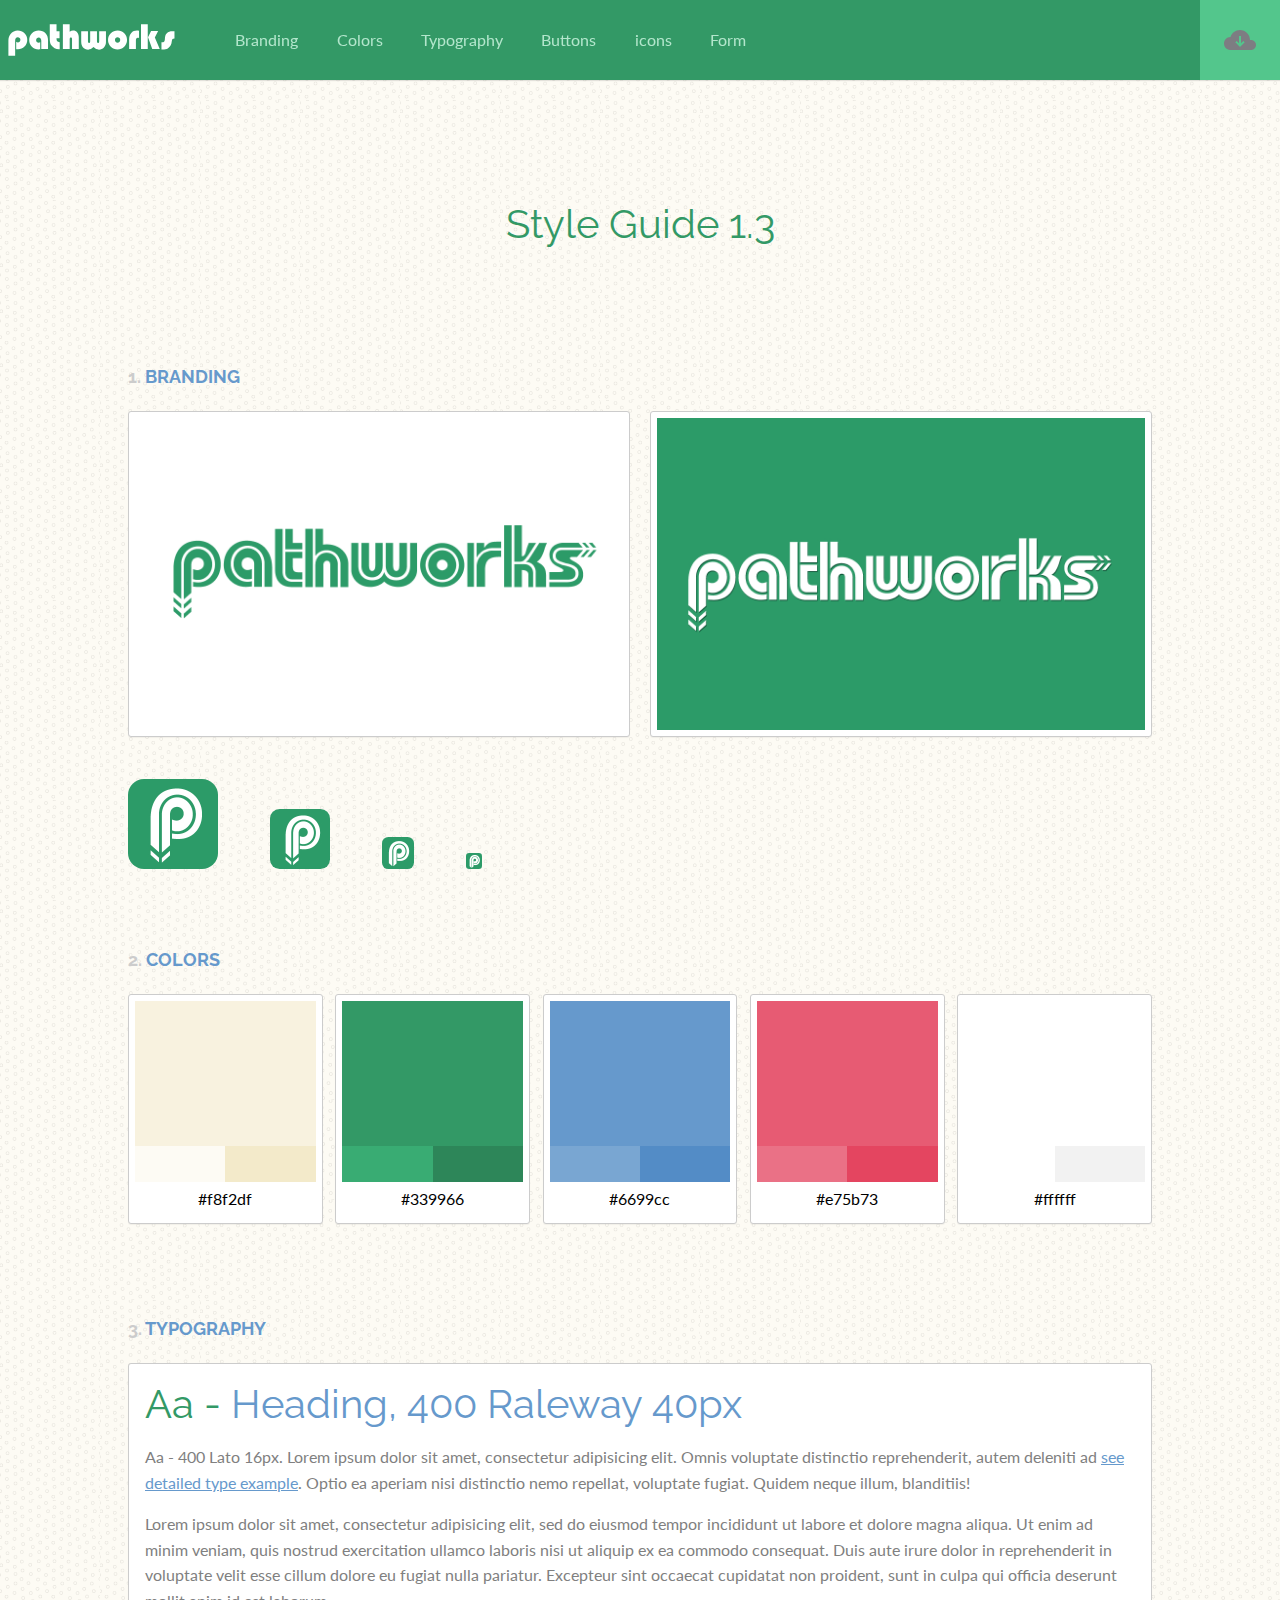
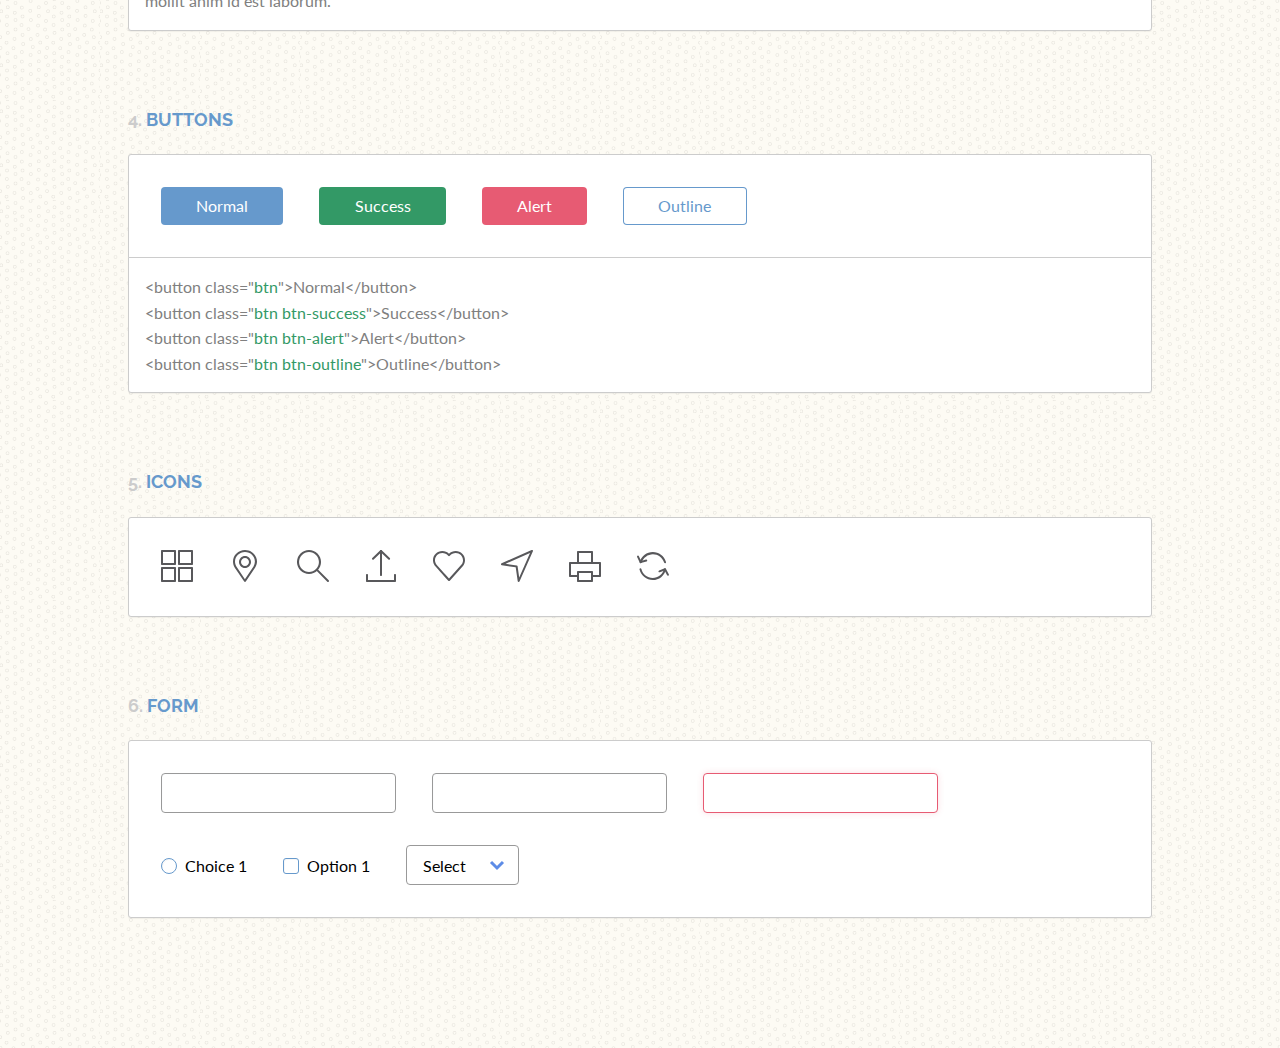
<file: index.html>
<!doctype html>
<html lang="en" class="no-js">
<head>
	<meta charset="UTF-8">
	<meta name="viewport" content="width=device-width, initial-scale=1">

	<!-- <link href='http://fonts.googleapis.com/css?family=Lato:400,700,300italic,400italic,700italic|Baumans' rel='stylesheet' type='text/css'> -->

	<link href='http://fonts.googleapis.com/css?family=Lato:400,700,300italic,400italic,700italic|Raleway:400,300,700,800,600,500' rel='stylesheet' type='text/css'>

	<link rel="stylesheet" href="css/reset.css"> <!-- CSS reset -->
	<link rel="stylesheet" href="css/style-guide.css"> <!-- Resource style -->
	<script src="js/modernizr.js"></script> <!-- Modernizr -->
  	
	<title>Style Guide | Pathworks</title>
</head>
<body>
	<header>
		<div class="cd-logo"><img src="assets/logo.svg" alt="Logo"></div>

		<nav>
			<ul class="cd-main-nav">
				<li><a href="#branding">Branding</a></li>
				<li><a href="#colors">Colors</a></li>
				<li><a href="#typography">Typography</a></li>
				<li><a href="#buttons">Buttons</a></li>
				<li><a href="#icons">icons</a></li>
				<li><a href="#form">Form</a></li>
			</ul> <!-- cd-main-nav -->
		</nav>
		
		<a href="assets/assets-download-file.zip" class="cd-download"><span>Download assets</span></a>
		<a href="#0" class="cd-nav-trigger">Menu<span></span></a>
	</header>

	<main>
		<h1>Style Guide 1.3</h1>

		<section id="branding" class="cd-branding">
			<h2>Branding</h2>

			<ul>
				<li class="cd-box"><img src="assets/branding/logo-ver-1.jpg" alt="Logo version 1"></li>
				<li class="cd-box"><img src="assets/branding/logo-ver-2.jpg" alt="Logo version 2"></li>
			</ul>

			<ul>
				<li><img src="assets/branding/touch-icon-1.jpg" alt="Touch Icon 1"></li>
				<li><img src="assets/branding/touch-icon-2.jpg" alt="Touch Icon 2"></li>
				<li><img src="assets/branding/favicon-1.jpg" alt="Favicon 1"></li>
				<li><img src="assets/branding/favicon-2.jpg" alt="Favicon 2"></li>
			</ul> 
		</section>

		<section id="colors" class="cd-colors">
			<h2>Colors</h2>

			<ul>
				<li class="cd-box">
					<div class="cd-color-swatch"></div>
				</li>

				<li class="cd-box">
					<div class="cd-color-swatch"></div>
				</li>

				<li class="cd-box">
					<div class="cd-color-swatch"></div>
				</li>

				<li class="cd-box">
					<div class="cd-color-swatch"></div>
				</li>

				<li class="cd-box">
					<div class="cd-color-swatch"></div>
				</li>
			</ul>
		</section>

		<section id="typography" class="cd-typography">
			<h2>Typography</h2>

			<div class="cd-box">
				<h1>Heading, <span></span></h1>
				<p>Aa - <span></span>. Lorem ipsum dolor sit amet, consectetur adipisicing elit. Omnis voluptate distinctio reprehenderit, autem deleniti ad <a href="pathworks-type-sample/index.html" target="_blank">see detailed type example</a>. Optio ea aperiam nisi distinctio nemo repellat, voluptate fugiat. Quidem neque illum, blanditiis!</p>

				<br />

				<p>Lorem ipsum dolor sit amet, consectetur adipisicing elit, sed do eiusmod
				tempor incididunt ut labore et dolore magna aliqua. Ut enim ad minim veniam,
				quis nostrud exercitation ullamco laboris nisi ut aliquip ex ea commodo
				consequat. Duis aute irure dolor in reprehenderit in voluptate velit esse
				cillum dolore eu fugiat nulla pariatur. Excepteur sint occaecat cupidatat non
				proident, sunt in culpa qui officia deserunt mollit anim id est laborum.</p>

				
			</div>
		</section>

		<section id="buttons" class="cd-buttons">
			<h2>Buttons</h2>

			<div class="cd-box">
				<button class="btn">Normal</button>
				<button class="btn btn-success">Success</button>
				<button class="btn btn-alert">Alert</button>
				<button class="btn btn-outline">Outline</button>
			</div>

		</section>

		<section id="icons" class="cd-icons">
			<h2>Icons</h2>

			<ul class="cd-box">
				<li class="cd-icon-1"></li>
				<li class="cd-icon-2"></li>
				<li class="cd-icon-3"></li>
				<li class="cd-icon-4"></li>
				<li class="cd-icon-5"></li>
				<li class="cd-icon-6"></li>
				<li class="cd-icon-7"></li>
				<li class="cd-icon-8"></li>
			</ul>
		</section>

		<section id="form" class="cd-form">
			<h2>Form</h2>
			
			<div class="cd-box">
				<form>
					<fieldset>
						<input type="text">
						<input class="success" type="text">
						<input class="alert" type="text">
					</fieldset>

					<fieldset>
						<div class="cd-input-wrapper">
							<input type="radio" name="radioButton" id="radio1">
	      					<label class="radio-label" for="radio1">Choice 1</label>
      					</div>

						<div class="cd-input-wrapper">
							<input type="checkbox" id="checkbox1">
	      					<label class="checkbox-label" for="checkbox1">Option 1</label>
      					</div>

						<div class="cd-input-wrapper cd-select">
	      					<select name="select-this" id="select-this">
					          <option value="0">Select</option>
					          <option value="1">Option 1</option>
					          <option value="2">Option 2</option>
					          <option value="2">Option 3</option>
					      	</select>
				      	</div>
					</fieldset>
				</form>
			</div>
		</section>
	</main>
<script src="js/jquery-2.1.1.js"></script>
<script src="js/main.js"></script> <!-- Resource jQuery -->
</body>
</html>
</file>
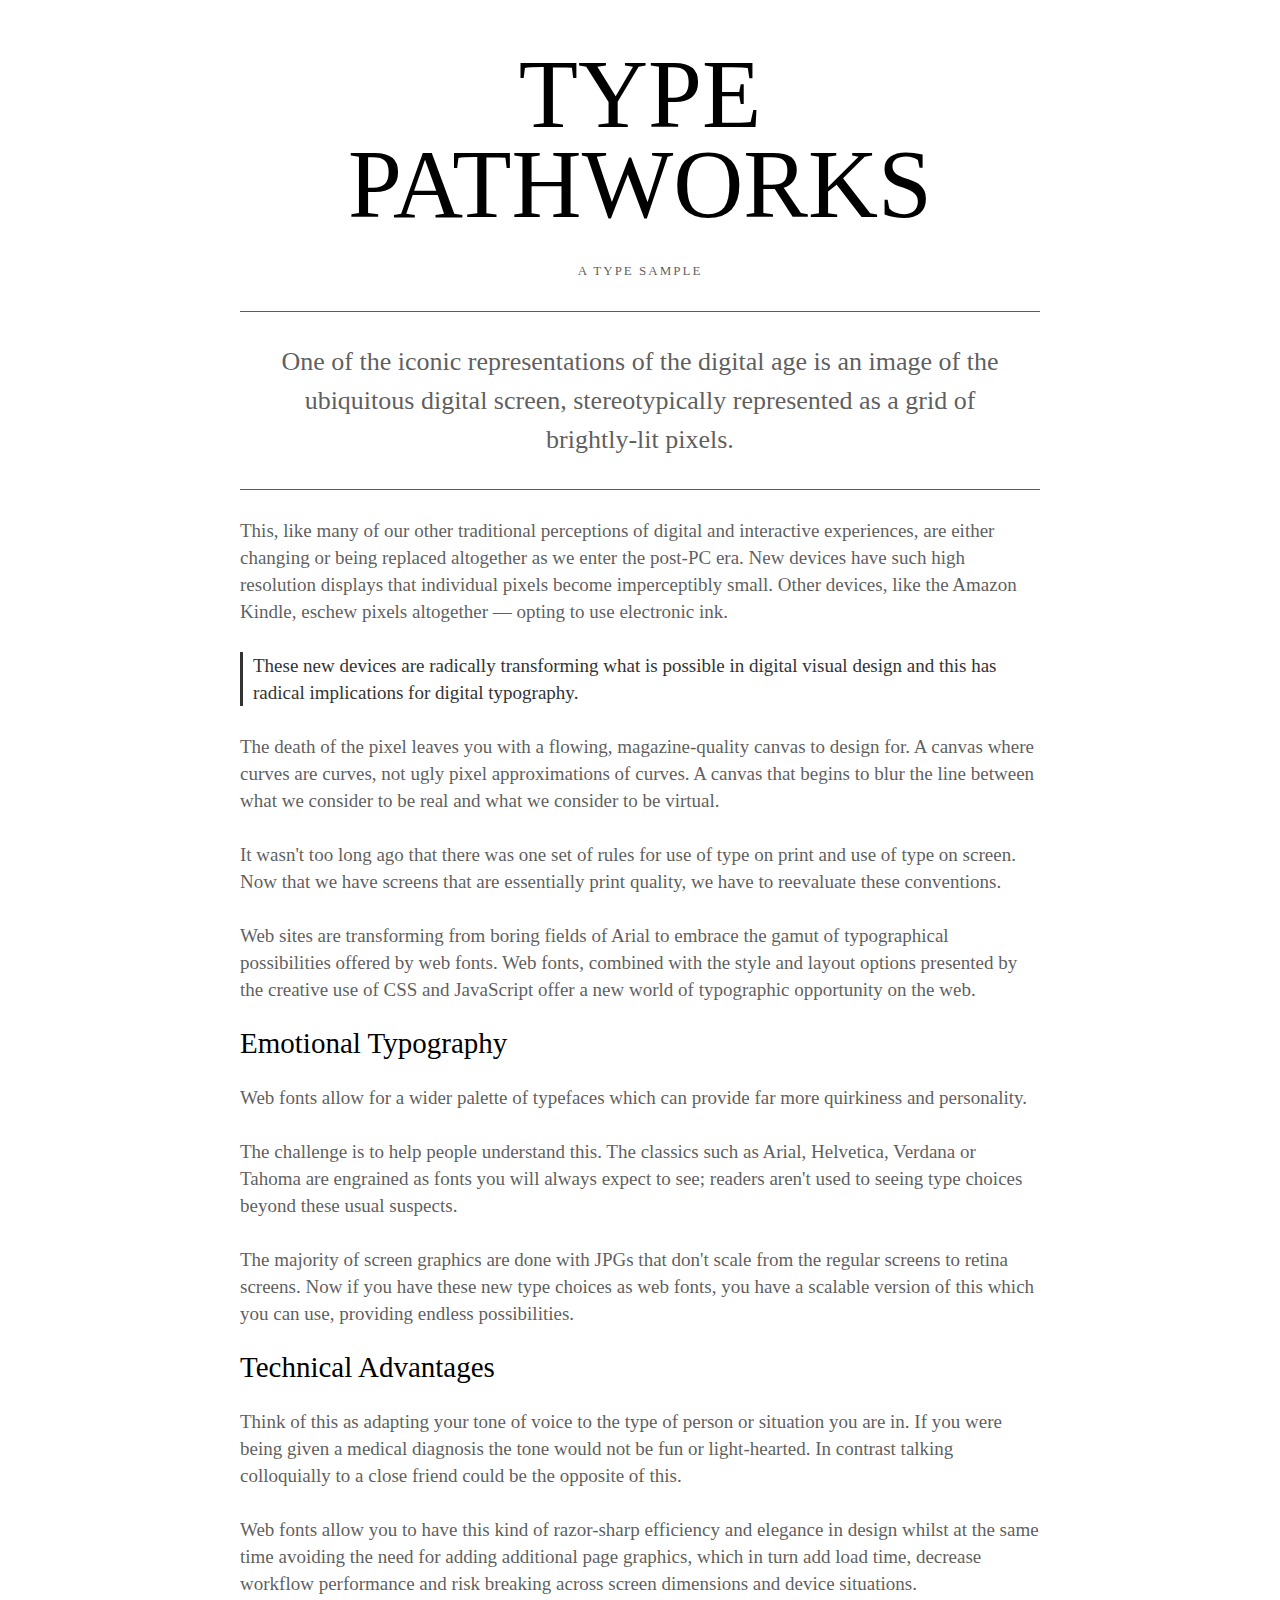
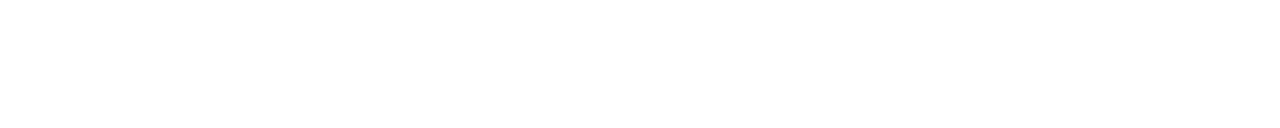
<file: pathworks-type-sample/index.html>
<!DOCTYPE html>
<!--[if lt IE 7 ]><html class="ie ie6" lang="en"> <![endif]-->
<!--[if IE 7 ]><html class="ie ie7" lang="en"> <![endif]-->
<!--[if IE 8 ]><html class="ie ie8" lang="en"> <![endif]-->
<!--[if (gte IE 9)|!(IE)]><!--><html lang="en"> <!--<![endif]-->
    <head>
        <meta charset="utf-8">

        <!-- // Change these to better suit your project -->
        <title>Pathworks type sample - Typecast</title>
        <meta name="description" content="Pathworks type sample - Typecast">
        <meta name="keywords" content="Pathworks type sample, Typecast">

        <meta name="viewport" content="width=device-width, initial-scale=1.0, user-scalable=yes"/>
        <meta name="generator" content="Lovingly created using Typecast (http://typecast.com) on 2015/01/27">

        <!-- // CSS Reset – http://meyerweb.com/eric/tools/css/reset/ -->
        <link rel="stylesheet" type="text/css" href="css/reset.css" media="all">

        
        <link rel="stylesheet" type="text/css" href="css/style.css" media="all">
        



    </head>

<body>
  <article>
    <h1>Type<br/>pathworks</h1>
    <p class="author">A TYPE SAMPLE</p>
    <p class="intro">One of the iconic representations of the digital age is an image of the ubiquitous digital screen, stereotypically represented as a grid of brightly-lit pixels.</p>
    <p>This, like many of our other traditional perceptions of digital and interactive experiences, are either changing or being replaced altogether as we enter the post-PC era. New devices have such high resolution displays that individual pixels become imperceptibly small. Other devices, like the Amazon Kindle, eschew pixels altogether — opting to use electronic ink.<br/></p>
    <p class="pullquote">These new devices are radically transforming what is possible in digital visual design and this has radical implications for digital typography. </p>
    <p>The death of the pixel leaves you with a flowing, magazine-quality canvas to design for. A canvas where curves are curves, not ugly pixel approximations of curves. A canvas that begins to blur the line between what we consider to be real and what we consider to be virtual.</p>
    <p>It wasn't too long ago that there was one set of rules for use of type on print and use of type on screen. Now that we have screens that are essentially print quality, we have to reevaluate these conventions.</p>
    <p> Web sites are transforming from boring fields of Arial to embrace the gamut of typographical possibilities offered by web fonts. Web fonts, combined with the style and layout options presented by the creative use of CSS and JavaScript offer a new world of typographic opportunity on the web. </p>
    <h2>Emotional Typography</h2>
    <p>Web fonts allow for a wider palette of typefaces which can provide far more quirkiness and personality.</p>
    <p>The challenge is to help people understand this. The classics such as Arial, Helvetica, Verdana or Tahoma are engrained as fonts you will always expect to see; readers aren't used to seeing type choices beyond these usual suspects.</p>
    <p>The majority of screen graphics are done with JPGs that don't scale from the regular screens to retina screens. Now if you have these new type choices as web fonts, you have a scalable version of this which you can use, providing endless possibilities.</p>
    <h2>Technical Advantages</h2>
    <p>Think of this as adapting your tone of voice to the type of person or situation you are in. If you were being given a medical diagnosis the tone would not be fun or light-hearted. In contrast talking colloquially to a close friend could be the opposite of this.</p>
    <p>Web fonts allow you to have this kind of razor-sharp efficiency and elegance in design whilst at the same time avoiding the need for adding additional page graphics, which in turn add load time, decrease workflow performance and risk breaking across screen dimensions and device situations.</p>
    <p>
      <br/>
    </p>
  </article>
</body>
</html>
</file>
<file: css/style-guide.css>
/* -------------------------------- 

xBackground 

-------------------------------- */
body {
  /* this is the page background */
  background-color: #fdfbf4;
  background-image: url("../assets/pattern.png"); }

/* -------------------------------- 

xPatterns

-------------------------------- */
.cd-box {
  /* this is the container of various design elements - i.e. the 2 logo of the branding section */
  border: 1px solid #cccccc;
  border-radius: 3px;
  background: #ffffff;
  box-shadow: 0 1px 1px rgba(0, 0, 0, 0.05);
  padding: 6px; }

/* -------------------------------- 

xNavigation 

-------------------------------- */
header {
  background-color: #339966; }

.cd-logo {
  /* logo box style */
  background-color: #339966;
  width: 120px; }
  @media only screen and (min-width: 1024px) {
    .cd-logo {
      width: 180px; } }

.cd-main-nav {
  /* main navigation background color - full screen on small devices */
  background: #339966; }
  .cd-main-nav li a {
    color: #ffffff;
    border-color: #39ac73; }
  @media only screen and (min-width: 1024px) {
    .cd-main-nav li a {
      color: #b3e6cc; }
      .cd-main-nav li a.selected {
        color: #ffffff;
        box-shadow: 0 2px 0 #f8f2df; }
      .no-touch .cd-main-nav li a:hover {
        color: #ffffff; } }

.cd-nav-trigger span {
  /* hamburger menu */
  background-color: #ffffff; }
  .cd-nav-trigger span::before, .cd-nav-trigger span::after {
    /* upper and lower lines */
    background-color: #ffffff; }

.nav-is-visible .cd-nav-trigger span {
  /* hide line in the center on mobile when nav is visible */
  background-color: rgba(255, 255, 255, 0); }
  .nav-is-visible .cd-nav-trigger span::before, .nav-is-visible .cd-nav-trigger span::after {
    /* preserve visibility of upper and lower lines - close icon */
    background-color: white; }

.cd-download {
  /* download button top-right visible on big devices */
  background-color: #53c68c; }
  .no-touch .cd-download:hover {
    background-color: #8cd9b3; }
  .cd-download span {
    /* tooltip */
    background: #6699CC;
    color: #ffffff; }
    .cd-download span::before {
      /* right arrow color */
      border-color: #6699CC; }

/* -------------------------------- 

xPage title 

-------------------------------- */
main > h1 {
  color: #339966; }
  @media only screen and (min-width: 1600px) {
    main > h1 {
      /* title goes into the header on big devices */
      color: #ffffff; } }

/* -------------------------------- 

xTypography 

-------------------------------- */
h1, h2 {
  font-family: "Raleway", Georgia, serif;
  color: #6699CC; }

h1 {
  font-size: 2.4rem;
  font-weight: 400;
  line-height: 1.2;
  margin: 0 0 .4em; }
  @media only screen and (min-width: 768px) {
    h1 {
      font-size: 3.2rem; } }
  @media only screen and (min-width: 1024px) {
    h1 {
      font-size: 4rem; } }

h2 {
  font-weight: bold;
  text-transform: uppercase;
  margin: 1em 0; }
  @media only screen and (min-width: 768px) {
    h2 {
      font-size: 1.8rem;
      margin: 1em 0 1.4em; } }

section > h2::before {
  /* number before each section title */
  color: #cccccc; }

p {
  font-size: 1.4rem;
  line-height: 1.4;
  color: gray; }
  p a {
    color: #6699CC;
    text-decoration: underline; }
  @media only screen and (min-width: 768px) {
    p {
      font-size: 1.6rem;
      line-height: 1.6; } }

/* -------------------------------- 

xButtons 

-------------------------------- */
.btn {
  border: none;
  box-shadow: none;
  border-radius: .25em;
  font-size: 1.4rem;
  font-family: "Lato", sans-serif;
  color: #ffffff;
  padding: .6em 2.2em;
  cursor: pointer;
  background: #6699CC; }
  .btn:focus {
    outline: none; }
  .no-touch .btn:hover {
    background: #538cc6; }
  .btn.btn-success {
    background: #339966; }
    .no-touch .btn.btn-success:hover {
      background: #2d8659; }
  .btn.btn-alert {
    background: #E75B73; }
    .no-touch .btn.btn-alert:hover {
      background: #e44560; }
  .btn.btn-outline {
    color: #6699CC;
    background: transparent;
    box-shadow: inset 0 0 0 1px #6699CC; }
    .no-touch .btn.btn-outline:hover {
      color: #ffffff;
      background: #6699CC; }
  @media only screen and (min-width: 768px) {
    .btn {
      font-size: 1.6rem; } }

.cd-buttons .cd-box:nth-of-type(2) span {
  /* CSS class name color */
  color: #339966; }

/* -------------------------------- 

xIcons 

-------------------------------- */
.cd-icons li {
  /* icons size */
  width: 32px;
  height: 32px; }

/* -------------------------------- 

xForm 

-------------------------------- */
input[type=text], select {
  border: 1px solid #999999;
  border-radius: .25em;
  background: #ffffff; }
  input[type=text]:focus, select:focus {
    outline: none; }

input[type=text] {
  padding: .6em 1em;
  box-shadow: inset 1px 1px rgba(102, 153, 204, 0.02); }
  input[type=text].alert {
    border-color: #E75B73;
    box-shadow: 0 0 6px rgba(231, 91, 115, 0.2); }
  input[type=text]:focus {
    border-color: #6699CC;
    box-shadow: 0 0 6px rgba(102, 153, 204, 0.2); }

input[type=radio],
input[type=checkbox] {
  position: absolute;
  left: 0;
  top: 0;
  margin: 0;
  padding: 0;
  opacity: 0; }

.radio-label,
.checkbox-label {
  padding-left: 24px;
  -webkit-user-select: none;
  -moz-user-select: none;
  -ms-user-select: none;
  user-select: none; }
  .radio-label::before, .radio-label::after,
  .checkbox-label::before,
  .checkbox-label::after {
    /* custom radio and check boxes */
    content: '';
    display: block;
    width: 16px;
    height: 16px;
    position: absolute;
    top: 50%;
    -webkit-transform: translateY(-50%);
    -moz-transform: translateY(-50%);
    -ms-transform: translateY(-50%);
    -o-transform: translateY(-50%);
    transform: translateY(-50%); }
  .radio-label::before,
  .checkbox-label::before {
    left: 0;
    border: 1px solid #6699CC;
    box-shadow: inset 1px 1px rgba(0, 0, 0, 0.03); }
  .radio-label::after,
  .checkbox-label::after {
    left: 3px;
    background: url("../assets/form/icon-check.svg") no-repeat center center;
    display: none; }

.radio-label::before {
  border-radius: 50%; }

.checkbox-label::before {
  border-radius: 3px; }

input[type=radio]:checked + label::before,
input[type=checkbox]:checked + label::before {
  background-color: #339966;
  border: none;
  box-shadow: none; }

input[type=radio]:checked + label::after,
input[type=checkbox]:checked + label::after {
  display: block; }

.cd-select::after {
  /* switcher arrow for select element */
  content: '';
  position: absolute;
  z-index: 1;
  right: 14px;
  top: 50%;
  -webkit-transform: translateY(-50%);
  -moz-transform: translateY(-50%);
  -ms-transform: translateY(-50%);
  -o-transform: translateY(-50%);
  transform: translateY(-50%);
  display: block;
  width: 16px;
  height: 16px;
  background: url("../assets/form/icon-select.svg") no-repeat center center;
  pointer-events: none; }

select {
  position: relative;
  padding: .6em 2em .6em 1em;
  cursor: pointer;
  -webkit-appearance: none;
  -moz-appearance: none;
  -ms-appearance: none;
  -o-appearance: none;
  appearance: none; }

/* -------------------------------- 

xBasic style

-------------------------------- */
*, *::after, *::before {
  -webkit-box-sizing: border-box;
  -moz-box-sizing: border-box;
  box-sizing: border-box; }

html * {
  -webkit-font-smoothing: antialiased;
  -moz-osx-font-smoothing: grayscale; }

html {
  font-size: 62.5%; }

body {
  font-size: 1.6rem;
  font-family: "Lato", sans-serif; }

a {
  text-decoration: none; }

img {
  max-width: 100%; }

input, textarea, select {
  font-family: "Lato", sans-serif;
  font-size: 1.6rem; }

header {
  position: fixed;
  height: 50px;
  width: 100%;
  top: 0;
  left: 0;
  box-shadow: 0 1px 1px rgba(0, 0, 0, 0.1);
  z-index: 10; }
  header nav {
    display: inline-block; }
  @media only screen and (min-width: 1024px) {
    header {
      height: 80px; }
      header::after {
        clear: both;
        content: "";
        display: table; } }

.cd-logo {
  display: inline-block;
  height: 100%;
  position: relative; }
  .cd-logo img {
    position: absolute;
    display: block;
    top: 50%;
    left: 50%;
    -webkit-transform: translateX(-50%) translateY(-50%);
    -moz-transform: translateX(-50%) translateY(-50%);
    -ms-transform: translateX(-50%) translateY(-50%);
    -o-transform: translateX(-50%) translateY(-50%);
    transform: translateX(-50%) translateY(-50%); }
  @media only screen and (min-width: 1600px) {
    .cd-logo {
      margin-left: 5%; } }

.cd-nav-trigger {
  display: block;
  position: absolute;
  right: 0;
  top: 0;
  height: 100%;
  width: 50px;
  overflow: hidden;
  white-space: nowrap;
  color: transparent; }
  .cd-nav-trigger span {
    position: absolute;
    height: 2px;
    width: 20px;
    top: 50%;
    margin-top: -1px;
    left: 50%;
    margin-left: -10px;
    -webkit-transition: background-color 0.3s 0.3s;
    -moz-transition: background-color 0.3s 0.3s;
    transition: background-color 0.3s 0.3s; }
    .cd-nav-trigger span::before, .cd-nav-trigger span::after {
      content: '';
      position: absolute;
      width: 100%;
      height: 100%;
      /* Force Hardware Acceleration in WebKit */
      -webkit-transform: translateZ(0);
      -moz-transform: translateZ(0);
      -ms-transform: translateZ(0);
      -o-transform: translateZ(0);
      transform: translateZ(0);
      -webkit-backface-visibility: hidden;
      backface-visibility: hidden;
      will-change: transform;
      -webkit-transition: -webkit-transform 0.3s 0.3s;
      -moz-transition: -moz-transform 0.3s 0.3s;
      transition: transform 0.3s 0.3s; }
    .cd-nav-trigger span::before {
      -webkit-transform: translateY(-6px);
      -moz-transform: translateY(-6px);
      -ms-transform: translateY(-6px);
      -o-transform: translateY(-6px);
      transform: translateY(-6px); }
    .cd-nav-trigger span::after {
      -webkit-transform: translateY(6px);
      -moz-transform: translateY(6px);
      -ms-transform: translateY(6px);
      -o-transform: translateY(6px);
      transform: translateY(6px); }
  @media only screen and (min-width: 1024px) {
    .cd-nav-trigger {
      display: none; } }

.cd-main-nav {
  position: fixed;
  top: 0;
  left: 0;
  width: 100%;
  height: 100vh;
  padding: 50px 0;
  text-align: center;
  -webkit-transform: translateY(-100%);
  -moz-transform: translateY(-100%);
  -ms-transform: translateY(-100%);
  -o-transform: translateY(-100%);
  transform: translateY(-100%);
  -webkit-transition: -webkit-transform 0.3s;
  -moz-transition: -moz-transform 0.3s;
  transition: transform 0.3s; }
  .cd-main-nav li a {
    display: block;
    font-size: 1.8rem;
    padding: 1em 0;
    border-bottom-width: 1px;
    border-style: solid; }
  .cd-main-nav li:first-of-type a {
    border-top-width: 1px; }
  @media only screen and (min-width: 1024px) {
    .cd-main-nav {
      position: static;
      display: table;
      -webkit-transform: translateY(0);
      -moz-transform: translateY(0);
      -ms-transform: translateY(0);
      -o-transform: translateY(0);
      transform: translateY(0);
      width: auto;
      height: 80px;
      background: transparent;
      padding: 0 2em;
      text-align: left; }
      .cd-main-nav li {
        display: table-cell;
        vertical-align: middle;
        padding: 0 1em; }
      .cd-main-nav li a {
        display: inline-block;
        font-size: 1.6rem;
        padding: .4em .2em;
        border-bottom: none;
        -webkit-transition: all 0.2s;
        -moz-transition: all 0.2s;
        transition: all 0.2s; }
      .cd-main-nav li:first-of-type a {
        border-top: none; } }
  @media only screen and (min-width: 1600px) {
    .cd-main-nav {
      display: none; } }

.nav-is-visible .cd-nav-trigger span::before {
  -webkit-transform: translateY(0) rotate(-45deg);
  -moz-transform: translateY(0) rotate(-45deg);
  -ms-transform: translateY(0) rotate(-45deg);
  -o-transform: translateY(0) rotate(-45deg);
  transform: translateY(0) rotate(-45deg); }
.nav-is-visible .cd-nav-trigger span::after {
  -webkit-transform: translateY(0) rotate(45deg);
  -moz-transform: translateY(0) rotate(45deg);
  -ms-transform: translateY(0) rotate(45deg);
  -o-transform: translateY(0) rotate(45deg);
  transform: translateY(0) rotate(45deg); }
.nav-is-visible .cd-main-nav {
  -webkit-transform: translateY(0);
  -moz-transform: translateY(0);
  -ms-transform: translateY(0);
  -o-transform: translateY(0);
  transform: translateY(0); }

.cd-download {
  position: absolute;
  top: 0;
  right: 0;
  height: 100%;
  width: 80px;
  background-image: url("../assets/icon-download.svg");
  background-position: center center;
  background-repeat: no-repeat;
  display: none;
  -webkit-transition: background-color 0.2s;
  -moz-transition: background-color 0.2s;
  transition: background-color 0.2s; }
  .cd-download span {
    /* tooltip */
    position: absolute;
    right: 120%;
    top: 50%;
    margin-top: -20px;
    width: 140px;
    height: 40px;
    line-height: 40px;
    white-space: nowrap;
    text-align: center;
    font-size: 1.2rem;
    -webkit-transition: opacity .2s 0s, visibility 0s .2s;
    -moz-transition: opacity .2s 0s, visibility 0s .2s;
    transition: opacity .2s 0s, visibility 0s .2s; }
    .cd-download span::before {
      /* right arrow */
      content: '';
      position: absolute;
      top: 12px;
      left: 100%;
      height: 0;
      width: 0;
      border-width: 8px;
      border-style: solid;
      border-top-color: transparent;
      border-bottom-color: transparent;
      border-right-color: transparent; }
  .no-touch .cd-download:hover span {
    opacity: 1;
    visibility: visible;
    -webkit-transition: opacity .2s 0s, visibility 0s 0s;
    -moz-transition: opacity .2s 0s, visibility 0s 0s;
    transition: opacity .2s 0s, visibility 0s 0s; }
  @media only screen and (min-width: 1024px) {
    .cd-download {
      display: block; }
      .cd-download span {
        opacity: 0;
        visibility: hidden; } }
  @media only screen and (min-width: 1600px) {
    .cd-download {
      right: 5%; } }

main {
  width: 90%;
  max-width: 1024px;
  margin: 0 auto;
  padding: 50px 0; }
  main > h1 {
    text-align: center;
    margin: 3em 0; }
  @media only screen and (min-width: 1024px) {
    main {
      padding-top: 80px; } }
  @media only screen and (min-width: 1600px) {
    main {
      max-width: none;
      padding: 120px 0 50px; }
      main > h1 {
        position: fixed;
        top: 0;
        left: 50%;
        height: 80px;
        line-height: 80px;
        width: 400px;
        margin: 0 0 0 -200px;
        font-size: 2.6rem;
        z-index: 20; } }

section {
  margin: 3em 0; }
  section::after {
    clear: both;
    content: "";
    display: table; }
  section:nth-of-type(1) h2::before {
    content: '1. '; }
  section:nth-of-type(2) h2::before {
    content: '2. '; }
  section:nth-of-type(3) h2::before {
    content: '3. '; }
  section:nth-of-type(4) h2::before {
    content: '4. '; }
  section:nth-of-type(5) h2::before {
    content: '5. '; }
  section:nth-of-type(6) h2::before {
    content: '6. '; }
  @media only screen and (min-width: 768px) {
    section {
      margin: 3em 0 5em; } }
  @media only screen and (min-width: 1600px) {
    section {
      width: 48%;
      float: left;
      margin: 0 4% 4em 0; }
      section:nth-of-type(2n) {
        margin-right: 0; } }

/* xBranding section - basic style */
.cd-branding .cd-box {
  margin-bottom: 1em; }
.cd-branding img {
  display: block;
  width: 100%; }
.cd-branding ul:last-of-type {
  padding-top: .6em; }
  .cd-branding ul:last-of-type li {
    display: inline-block;
    margin-right: 1em; }
  .cd-branding ul:last-of-type li:nth-of-type(1) img {
    width: 90px;
    height: 90px;
    border-radius: 1em; }
  .cd-branding ul:last-of-type li:nth-of-type(2) img {
    width: 60px;
    height: 60px;
    border-radius: .6em; }
  .cd-branding ul:last-of-type li:nth-of-type(3) img {
    width: 32px;
    height: 32px;
    border-radius: .4em; }
  .cd-branding ul:last-of-type li:nth-of-type(4) img {
    width: 16px;
    height: 16px;
    border-radius: .2em; }
@media only screen and (min-width: 768px) {
  .cd-branding .cd-box {
    width: 49%;
    float: left;
    margin: 0 2% 2em 0; }
    .cd-branding .cd-box:nth-of-type(2n) {
      margin-right: 0; }
  .cd-branding ul:last-of-type {
    clear: left; }
    .cd-branding ul:last-of-type li {
      margin-right: 3em; } }

/* xColor section - basic style */
.cd-colors li {
  text-align: center;
  width: 48%;
  float: left;
  margin: 0 4% 1em 0; }
  .cd-colors li:nth-of-type(2n) {
    margin-right: 0; }
.cd-colors .cd-color-swatch {
  position: relative;
  width: 100%;
  padding: 50% 0; }
  .cd-colors .cd-color-swatch::before, .cd-colors .cd-color-swatch::after {
    /* lighter and darker color shades of the same swatch */
    content: '';
    position: absolute;
    bottom: 0;
    width: 50%;
    height: 20%; }
  .cd-colors .cd-color-swatch::before {
    left: 0; }
  .cd-colors .cd-color-swatch::after {
    right: 0; }
.cd-colors b {
  display: block;
  padding: .6em 0; }
.cd-colors li:nth-of-type(1) .cd-color-swatch {
  background: #f8f2df; }
  .cd-colors li:nth-of-type(1) .cd-color-swatch::before {
    background: #fdfbf4; }
  .cd-colors li:nth-of-type(1) .cd-color-swatch::after {
    background: #f3eaca; }
.cd-colors li:nth-of-type(2) .cd-color-swatch {
  background: #339966; }
  .cd-colors li:nth-of-type(2) .cd-color-swatch::before {
    background: #39ac73; }
  .cd-colors li:nth-of-type(2) .cd-color-swatch::after {
    background: #2d8659; }
.cd-colors li:nth-of-type(3) .cd-color-swatch {
  background: #6699CC; }
  .cd-colors li:nth-of-type(3) .cd-color-swatch::before {
    background: #79a6d2; }
  .cd-colors li:nth-of-type(3) .cd-color-swatch::after {
    background: #538cc6; }
.cd-colors li:nth-of-type(4) .cd-color-swatch {
  background: #E75B73; }
  .cd-colors li:nth-of-type(4) .cd-color-swatch::before {
    background: #ea7186; }
  .cd-colors li:nth-of-type(4) .cd-color-swatch::after {
    background: #e44560; }
.cd-colors li:nth-of-type(5) .cd-color-swatch {
  background: #ffffff; }
  .cd-colors li:nth-of-type(5) .cd-color-swatch::before {
    background: white; }
  .cd-colors li:nth-of-type(5) .cd-color-swatch::after {
    background: #f2f2f2; }
@media only screen and (min-width: 768px) {
  .cd-colors li {
    width: 19%;
    float: left;
    margin: 0 1.25% 1em 0; }
    .cd-colors li:nth-of-type(2n) {
      margin-right: 1.25%; }
    .cd-colors li:nth-of-type(5n) {
      margin-right: 0; } }

.cd-typography .cd-box,
.cd-buttons .cd-box,
.cd-icons .cd-box,
.cd-form .cd-box {
  padding: 1em; }
  @media only screen and (min-width: 768px) {
    .cd-typography .cd-box .cd-box,
    .cd-buttons .cd-box .cd-box,
    .cd-icons .cd-box .cd-box,
    .cd-form .cd-box .cd-box {
      padding: 2em; } }

/* xTypography section - basic style */
.cd-typography h1::before {
  content: 'Aa - ';
  color: #339966; }

.cd-buttons .cd-box:first-of-type {
  border-bottom-left-radius: 0;
  border-bottom-right-radius: 0; }
.cd-buttons .cd-box:last-of-type {
  margin-top: -1px;
  border-top-left-radius: 0;
  border-top-right-radius: 0; }
.cd-buttons button {
  margin: .4em; }
@media only screen and (min-width: 1024px) {
  .cd-buttons button {
    margin: 1em; } }

/* xIcons section - basic style */
.cd-icons li {
  display: inline-block;
  background-position: center center;
  background-repeat: no-repeat;
  margin: 1em; }
.cd-icons .cd-icon-1 {
  background-image: url("../assets/icons/icon-1.svg"); }
.cd-icons .cd-icon-2 {
  background-image: url("../assets/icons/icon-2.svg"); }
.cd-icons .cd-icon-3 {
  background-image: url("../assets/icons/icon-3.svg"); }
.cd-icons .cd-icon-4 {
  background-image: url("../assets/icons/icon-4.svg"); }
.cd-icons .cd-icon-5 {
  background-image: url("../assets/icons/icon-5.svg"); }
.cd-icons .cd-icon-6 {
  background-image: url("../assets/icons/icon-6.svg"); }
.cd-icons .cd-icon-7 {
  background-image: url("../assets/icons/icon-7.svg"); }
.cd-icons .cd-icon-8 {
  background-image: url("../assets/icons/icon-8.svg"); }

/* xForm section - basic style */
.cd-form input[type=text],
.cd-form .cd-input-wrapper {
  margin: 1em; }
.cd-form .cd-input-wrapper {
  position: relative;
  display: inline-block; }
.cd-form select::-ms-expand {
  display: none; }

@-moz-document url-prefix() {
  /* hide custom arrow on Firefox */
  .cd-select::after {
    display: none; } }
.no-csstransitions .cd-select::after {
  display: none; }

/*# sourceMappingURL=style-guide.css.map */
</file>
<file: pathworks-type-sample/css/style.css>
body {
	 padding: 50px 0;
	 font-size: 19px;
	 font-family: "Lato";
}

article {
	 margin: 0 auto;
	 width: 800px;
	 -webkit-box-sizing: border-box;
	 -moz-box-sizing: border-box;
	 box-sizing: border-box;
}

h1 {
	 font-family: "Raleway";
	 font-size: 97px;
	 line-height: 90px;
	 text-align: center;
	 text-transform: uppercase;
	 font-weight: 500;
	 font-style: normal;
}

p.intro {
	 font-family: "Raleway";
	 font-size: 26px;
	 border-top: 1px;
	 border-bottom: 1px;
	 padding: 1.154em;
	 text-align: center;
	 border-style: solid;
	 line-height: 39px;
	 margin: 1.038em 0px;
	 font-weight: 300;
	 font-style: normal;
}

p {
	 font-size: 19px;
	 line-height: 27px;
	 color: rgba(51, 51, 51, 0.80);
	 margin: 0px 0px 1.421em 0px;
	 font-family: "Lato";
	 font-weight: 400;
	 font-style: normal;
}

h2 {
	 font-size: 29px;
	 font-family: "Raleway";
	 line-height: 27px;
	 margin: 0px 0px 0.931em 0px;
	 font-weight: 500;
	 font-style: normal;
}

p.pullquote {
	 padding-left: 10px;
	 border-style: solid;
	 border-left-width: 3px;
	 color: rgba(51, 51, 51, 1.00);
	 font-size: 1em;
	 line-height: 1.421em;
	 margin: 0px 0px 1.421em 0px;
}

p.author {
	 text-align: center;
	 font-size: 13px;
	 letter-spacing: 2px;
	 margin-top: 27px;
	 font-family: Lato;
	 font-weight: 400;
	 font-style: normal;
}

@media screen and (max-width: 900px) {
	 article {
	 margin: 0 auto;
	 width: 100%;
	 padding: 0 2em;
}

} @media screen and (max-width: 480px) {
	 body {
	 font-size: 90%;
}

h1 {
	 font-size: 3.75em;
	 line-height: 0.929em;
}

p {
	 font-size: 16px;
}

p.pullquote {
	 font-size: 16px;
}

}
</file>
